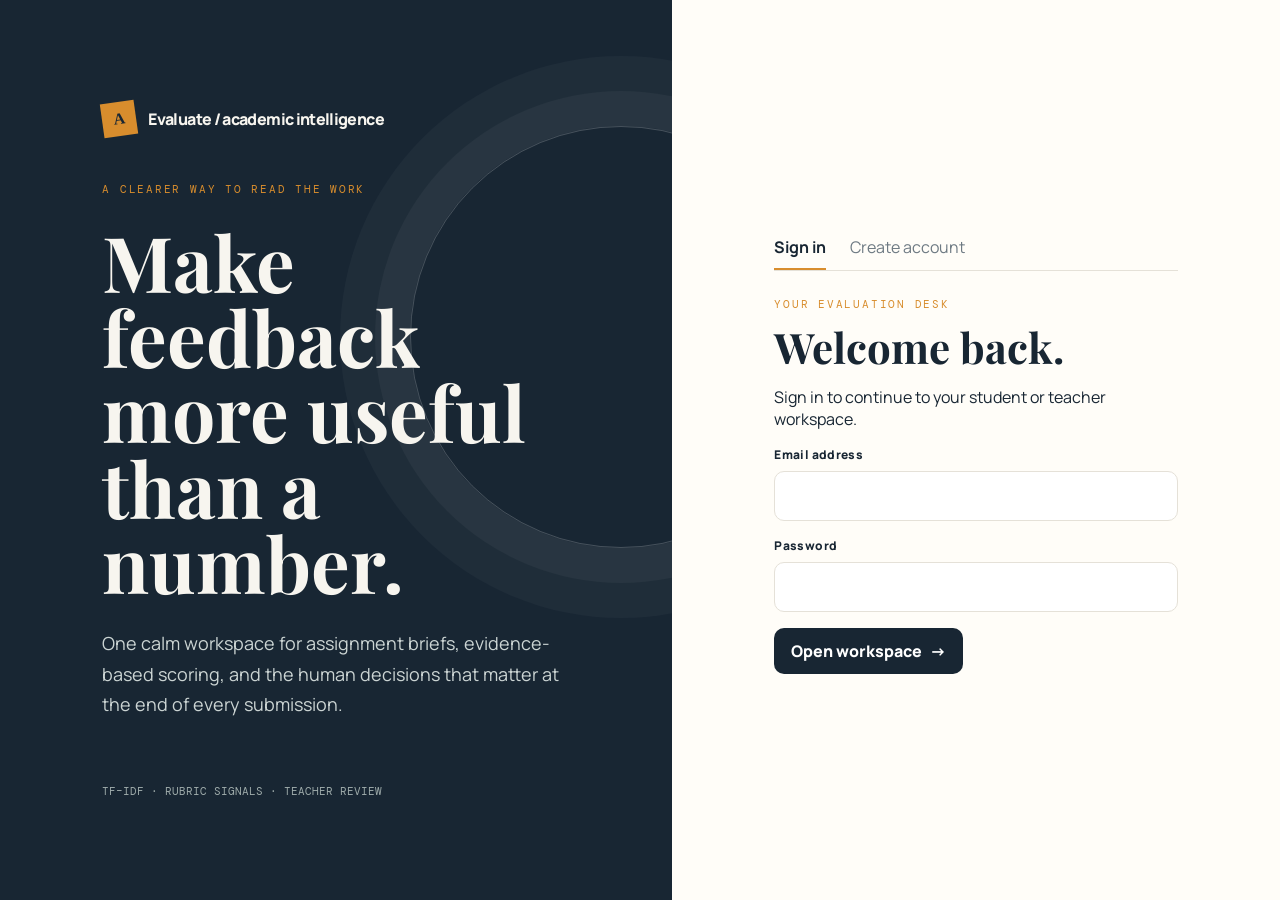
<file: frontend/index.html>
<!doctype html>
<html lang="en">
  <head>
    <meta charset="utf-8" />
    <meta name="viewport" content="width=device-width, initial-scale=1" />
    <title>Evaluate — Intelligent Assignment Evaluation</title>
    <link rel="stylesheet" href="css/style.css" />
  </head>
  <body>
    <main class="auth-shell">
      <section class="auth-poster">
        <div class="brand-mark">
          <span class="mark">A</span
          ><span>Evaluate / academic intelligence</span>
        </div>
        <div class="poster-copy">
          <div class="eyebrow">A clearer way to read the work</div>
          <h1>Make feedback more useful than a number.</h1>
          <p>
            One calm workspace for assignment briefs, evidence-based scoring,
            and the human decisions that matter at the end of every submission.
          </p>
        </div>
        <div class="poster-note">TF–IDF · RUBRIC SIGNALS · TEACHER REVIEW</div>
      </section>
      <section class="auth-panel">
        <div class="auth-card">
          <div class="auth-tabs">
            <button class="active" data-tab="login">Sign in</button
            ><button data-tab="register">Create account</button>
          </div>
          <div id="auth-message"></div>
          <form id="login-form">
            <div class="eyebrow">Your evaluation desk</div>
            <h2>Welcome back.</h2>
            <p>Sign in to continue to your student or teacher workspace.</p>
            <div class="field">
              <label for="login-email">Email address</label
              ><input
                id="login-email"
                type="email"
                required
                autocomplete="email"
              />
            </div>
            <div class="field">
              <label for="login-password">Password</label
              ><input
                id="login-password"
                type="password"
                required
                autocomplete="current-password"
              />
            </div>
            <button class="btn btn-primary" type="submit">
              Open workspace <span>→</span>
            </button>
          </form>
          <form id="register-form" class="hidden">
            <div class="eyebrow">Start with your role</div>
            <h2>Build your workspace.</h2>
            <p>
              Create a student or teacher account for the evaluation system.
            </p>
            <div class="field">
              <label for="register-name">Full name</label
              ><input id="register-name" required minlength="2" />
            </div>
            <div class="field">
              <label for="register-email">Email address</label
              ><input id="register-email" type="email" required />
            </div>
            <div class="field">
              <label for="register-password">Password</label
              ><input
                id="register-password"
                type="password"
                required
                minlength="8"
              />
            </div>
            <div class="field">
              <label for="register-role">I am a</label
              ><select id="register-role">
                <option value="student">Student</option>
                <option value="teacher">Teacher</option>
              </select>
            </div>
            <button class="btn btn-signal" type="submit">
              Create account <span>→</span>
            </button>
          </form>
        </div>
      </section>
    </main>
    <script type="module" src="js/auth.js"></script>
  </body>
</html>
</file>
<file: frontend/css/style.css>
/* Design philosophy: editorial academic operations — warm paper surfaces, ink navy, and a single saffron signal color. The UI uses asymmetric dashboard rails, generous whitespace, and restrained motion to make complex evaluation data feel legible and trustworthy. */
@import url("https://fonts.googleapis.com/css2?family=DM+Mono:wght@400;500&family=Manrope:wght@400;500;600;700;800&family=Playfair+Display:wght@600;700&display=swap");

:root {
  --ink: #182633;
  --muted: #6e7a83;
  --paper: #f7f5ef;
  --surface: #fffdf8;
  --line: #e5e1d8;
  --signal: #d88d2d;
  --signal-soft: #fff0d6;
  --teal: #20686b;
  --teal-soft: #e2f0ee;
  --rose: #a8474b;
  --rose-soft: #fae7e5;
  --shadow: 0 16px 48px rgba(24, 38, 51, 0.08);
  --radius: 18px;
  --ease: cubic-bezier(0.23, 1, 0.32, 1);
}
* {
  box-sizing: border-box;
}
html {
  scroll-behavior: smooth;
}
body {
  margin: 0;
  background: var(--paper);
  color: var(--ink);
  font-family: Manrope, system-ui, sans-serif;
}
button,
input,
textarea,
select {
  font: inherit;
}
button {
  cursor: pointer;
}
a {
  color: inherit;
  text-decoration: none;
}
.hidden {
  display: none !important;
}
.auth-shell {
  min-height: 100vh;
  display: grid;
  grid-template-columns: 1.05fr 0.95fr;
  background: var(--ink);
}
.auth-poster {
  padding: clamp(32px, 8vw, 110px);
  color: #f7f5ef;
  display: flex;
  flex-direction: column;
  justify-content: space-between;
  position: relative;
  overflow: hidden;
}
.auth-poster:after {
  content: "";
  position: absolute;
  width: 420px;
  height: 420px;
  border: 1px solid rgba(255, 255, 255, 0.2);
  border-radius: 50%;
  right: -160px;
  top: 14%;
  box-shadow:
    0 0 0 35px rgba(255, 255, 255, 0.04),
    0 0 0 70px rgba(255, 255, 255, 0.03);
}
.brand-mark {
  display: flex;
  gap: 12px;
  align-items: center;
  font-weight: 800;
  letter-spacing: -0.04em;
}
.mark {
  height: 34px;
  width: 34px;
  display: grid;
  place-items: center;
  background: var(--signal);
  color: var(--ink);
  font-family: Georgia, serif;
  font-weight: 800;
  transform: rotate(-8deg);
}
.poster-copy {
  max-width: 590px;
  position: relative;
  z-index: 1;
}
.poster-copy h1 {
  font:
    700 clamp(42px, 6vw, 82px)/0.98 "Playfair Display",
    Georgia,
    serif;
  margin: 28px 0;
}
.poster-copy p {
  font-size: 18px;
  line-height: 1.7;
  color: #cbd4d3;
  max-width: 500px;
}
.eyebrow {
  font-family: "DM Mono", monospace;
  font-size: 11px;
  letter-spacing: 0.16em;
  text-transform: uppercase;
  color: var(--signal);
}
.poster-note {
  font-family: "DM Mono", monospace;
  font-size: 11px;
  color: #9eabaa;
  position: relative;
  z-index: 1;
}
.auth-panel {
  background: var(--surface);
  padding: clamp(28px, 8vw, 110px);
  display: flex;
  align-items: center;
}
.auth-card {
  width: min(440px, 100%);
}
.auth-card h2 {
  font:
    700 42px/1.05 "Playfair Display",
    serif;
  margin: 14px 0 10px;
}
.auth-card > p {
  color: var(--muted);
  line-height: 1.6;
  margin: 0 0 28px;
}
.auth-tabs {
  display: flex;
  border-bottom: 1px solid var(--line);
  margin-bottom: 26px;
  gap: 24px;
}
.auth-tabs button {
  border: 0;
  background: none;
  padding: 10px 0;
  color: var(--muted);
  border-bottom: 2px solid transparent;
}
.auth-tabs button.active {
  color: var(--ink);
  border-color: var(--signal);
  font-weight: 700;
}
.field {
  display: grid;
  gap: 8px;
  margin-bottom: 16px;
}
.field label {
  font-size: 12px;
  font-weight: 800;
  letter-spacing: 0.03em;
}
.field input,
.field textarea,
.field select {
  width: 100%;
  border: 1px solid var(--line);
  background: #fff;
  padding: 13px 14px;
  border-radius: 10px;
  outline: none;
  color: var(--ink);
  transition:
    border-color 0.18s var(--ease),
    box-shadow 0.18s var(--ease);
}
.field textarea {
  min-height: 110px;
  resize: vertical;
}
.field input:focus,
.field textarea:focus,
.field select:focus {
  border-color: var(--signal);
  box-shadow: 0 0 0 4px var(--signal-soft);
}
.btn {
  border: 0;
  border-radius: 10px;
  padding: 12px 17px;
  font-weight: 800;
  transition:
    transform 0.16s var(--ease),
    background 0.18s var(--ease);
  display: inline-flex;
  align-items: center;
  justify-content: center;
  gap: 8px;
}
.btn:active {
  transform: scale(0.97);
}
.btn-primary {
  background: var(--ink);
  color: #fff;
}
.btn-primary:hover {
  background: #2a3c4a;
}
.btn-signal {
  background: var(--signal);
  color: var(--ink);
}
.btn-quiet {
  background: transparent;
  color: var(--ink);
  border: 1px solid var(--line);
}
.btn-danger {
  background: var(--rose-soft);
  color: var(--rose);
}
.form-error {
  color: var(--rose);
  font-size: 13px;
  margin: 4px 0 12px;
}
.form-success {
  color: var(--teal);
  font-size: 13px;
  margin: 4px 0 12px;
}
.app-shell {
  min-height: 100vh;
  display: grid;
  grid-template-columns: 250px 1fr;
}
.sidebar {
  background: var(--ink);
  color: #fff;
  padding: 26px 18px;
  display: flex;
  flex-direction: column;
  gap: 34px;
}
.sidebar .brand-mark {
  color: #fff;
}
.sidebar-nav {
  display: grid;
  gap: 6px;
}
.sidebar-nav a {
  padding: 12px 14px;
  border-radius: 10px;
  color: #aebabb;
  font-size: 13px;
  transition:
    background 0.18s,
    color 0.18s;
}
.sidebar-nav a.active,
.sidebar-nav a:hover {
  background: #29404b;
  color: #fff;
}
.sidebar-footer {
  margin-top: auto;
  border-top: 1px solid rgba(255, 255, 255, 0.12);
  padding-top: 18px;
  color: #aebabb;
  font-size: 12px;
}
.sidebar-footer strong {
  display: block;
  color: #fff;
  margin-bottom: 4px;
}
.content {
  min-width: 0;
  padding: 32px clamp(20px, 4vw, 64px) 72px;
}
.topbar {
  display: flex;
  align-items: flex-start;
  justify-content: space-between;
  gap: 20px;
  margin-bottom: 36px;
}
.topbar h1 {
  font:
    700 clamp(30px, 4vw, 48px)/1.05 "Playfair Display",
    serif;
  margin: 8px 0;
}
.topbar p {
  margin: 0;
  color: var(--muted);
  font-size: 14px;
}
.topbar-actions {
  display: flex;
  gap: 10px;
  align-items: center;
}
.user-chip {
  font-size: 12px;
  color: var(--muted);
  padding: 11px 13px;
  background: var(--surface);
  border: 1px solid var(--line);
  border-radius: 10px;
}
.user-chip b {
  color: var(--ink);
}
.grid {
  display: grid;
  gap: 18px;
}
.stats-grid {
  grid-template-columns: repeat(4, minmax(0, 1fr));
  margin-bottom: 24px;
}
.two-col {
  grid-template-columns: minmax(0, 1.35fr) minmax(280px, 0.65fr);
}
.card {
  background: var(--surface);
  border: 1px solid var(--line);
  border-radius: var(--radius);
  padding: 22px;
  box-shadow: 0 4px 18px rgba(24, 38, 51, 0.03);
}
.card h2 {
  font-size: 16px;
  margin: 0 0 4px;
}
.card-heading {
  display: flex;
  align-items: flex-start;
  justify-content: space-between;
  gap: 12px;
  margin-bottom: 18px;
}
.card-heading p {
  color: var(--muted);
  font-size: 12px;
  margin: 4px 0 0;
}
.stat-card {
  min-height: 142px;
  display: flex;
  flex-direction: column;
  justify-content: space-between;
}
.stat-label {
  font-size: 11px;
  text-transform: uppercase;
  letter-spacing: 0.12em;
  color: var(--muted);
  font-family: "DM Mono", monospace;
}
.stat-number {
  font:
    700 40px/1 "Playfair Display",
    serif;
}
.stat-note {
  font-size: 12px;
  color: var(--muted);
}
.stat-card.signal {
  border-top: 3px solid var(--signal);
}
.stat-card.teal {
  border-top: 3px solid var(--teal);
}
.stat-card.rose {
  border-top: 3px solid var(--rose);
}
.stat-card.ink {
  border-top: 3px solid var(--ink);
}
.table-wrap {
  overflow-x: auto;
}
.data-table {
  width: 100%;
  border-collapse: collapse;
  font-size: 13px;
}
.data-table th {
  text-align: left;
  color: var(--muted);
  font-size: 10px;
  text-transform: uppercase;
  letter-spacing: 0.1em;
  padding: 10px 8px;
  border-bottom: 1px solid var(--line);
  white-space: nowrap;
}
.data-table td {
  padding: 14px 8px;
  border-bottom: 1px solid #eeeae2;
  vertical-align: middle;
}
.data-table tr:last-child td {
  border-bottom: 0;
}
.status {
  display: inline-flex;
  align-items: center;
  gap: 6px;
  border-radius: 100px;
  padding: 6px 9px;
  font-size: 11px;
  font-weight: 800;
}
.status:before {
  content: "";
  height: 6px;
  width: 6px;
  border-radius: 50%;
  background: currentColor;
}
.status.evaluated,
.status.approved {
  color: var(--teal);
  background: var(--teal-soft);
}
.status.flagged {
  color: var(--rose);
  background: var(--rose-soft);
}
.status.processing {
  color: #8b6c2f;
  background: var(--signal-soft);
}
.score {
  font-weight: 800;
}
.score.good {
  color: var(--teal);
}
.score.warn {
  color: #9b6822;
}
.score.risk {
  color: var(--rose);
}
.progress {
  height: 8px;
  border-radius: 8px;
  background: #ece9e1;
  overflow: hidden;
}
.progress > span {
  height: 100%;
  display: block;
  background: var(--signal);
  border-radius: inherit;
}
.metric {
  display: grid;
  grid-template-columns: 1fr auto;
  gap: 8px;
  align-items: center;
  margin: 15px 0;
}
.metric label {
  font-size: 12px;
  color: var(--muted);
}
.metric strong {
  font-size: 13px;
}
.metric .progress {
  grid-column: 1/-1;
}
.empty {
  padding: 34px 18px;
  text-align: center;
  color: var(--muted);
  font-size: 13px;
}
.alert {
  padding: 12px 14px;
  border-radius: 10px;
  font-size: 13px;
  margin-bottom: 16px;
}
.alert-error {
  background: var(--rose-soft);
  color: var(--rose);
}
.alert-info {
  background: var(--teal-soft);
  color: var(--teal);
}
.modal-backdrop {
  position: fixed;
  inset: 0;
  background: rgba(24, 38, 51, 0.5);
  display: grid;
  place-items: center;
  padding: 18px;
  z-index: 10;
}
.modal {
  background: var(--surface);
  width: min(620px, 100%);
  max-height: 90vh;
  overflow: auto;
  border-radius: 18px;
  padding: 26px;
  box-shadow: var(--shadow);
}
.modal-heading {
  display: flex;
  justify-content: space-between;
  gap: 10px;
  align-items: start;
}
.icon-btn {
  border: 0;
  background: transparent;
  color: var(--muted);
  font-size: 22px;
}
.form-grid {
  display: grid;
  grid-template-columns: 1fr 1fr;
  gap: 14px;
}
.form-grid .wide {
  grid-column: 1/-1;
}
.stack {
  display: grid;
  gap: 16px;
}
.small {
  font-size: 12px;
  color: var(--muted);
}
.toast {
  position: fixed;
  right: 20px;
  bottom: 20px;
  padding: 13px 16px;
  border-radius: 10px;
  background: var(--ink);
  color: #fff;
  font-size: 13px;
  box-shadow: var(--shadow);
  z-index: 20;
  animation: rise 0.25s var(--ease);
}
@keyframes rise {
  from {
    opacity: 0;
    transform: translateY(8px);
  }
  to {
    opacity: 1;
    transform: none;
  }
}
@media (max-width: 1050px) {
  .stats-grid {
    grid-template-columns: repeat(2, 1fr);
  }
  .two-col {
    grid-template-columns: 1fr;
  }
  .app-shell {
    grid-template-columns: 210px 1fr;
  }
}
@media (max-width: 720px) {
  .auth-shell {
    grid-template-columns: 1fr;
  }
  .auth-poster {
    min-height: 300px;
    padding: 28px;
  }
  .poster-copy h1 {
    font-size: 46px;
    margin: 18px 0;
  }
  .poster-copy p {
    font-size: 14px;
  }
  .poster-note {
    display: none;
  }
  .auth-panel {
    padding: 32px 24px;
  }
  .app-shell {
    display: block;
  }
  .sidebar {
    padding: 14px 18px;
    display: flex;
    flex-direction: row;
    align-items: center;
    gap: 16px;
    overflow: auto;
    position: sticky;
    top: 0;
    z-index: 5;
  }
  .sidebar-nav {
    display: flex;
    gap: 4px;
  }
  .sidebar-nav a {
    white-space: nowrap;
    padding: 9px;
  }
  .sidebar-footer {
    display: none;
  }
  .content {
    padding: 26px 16px 52px;
  }
  .topbar {
    display: block;
  }
  .topbar-actions {
    margin-top: 18px;
    justify-content: space-between;
  }
  .stats-grid {
    grid-template-columns: 1fr 1fr;
  }
  .form-grid {
    grid-template-columns: 1fr;
  }
  .form-grid .wide {
    grid-column: auto;
  }
  .data-table {
    min-width: 640px;
  }
}
@media (prefers-reduced-motion: reduce) {
  * {
    scroll-behavior: auto !important;
    animation: none !important;
    transition: none !important;
  }
}
</file>
